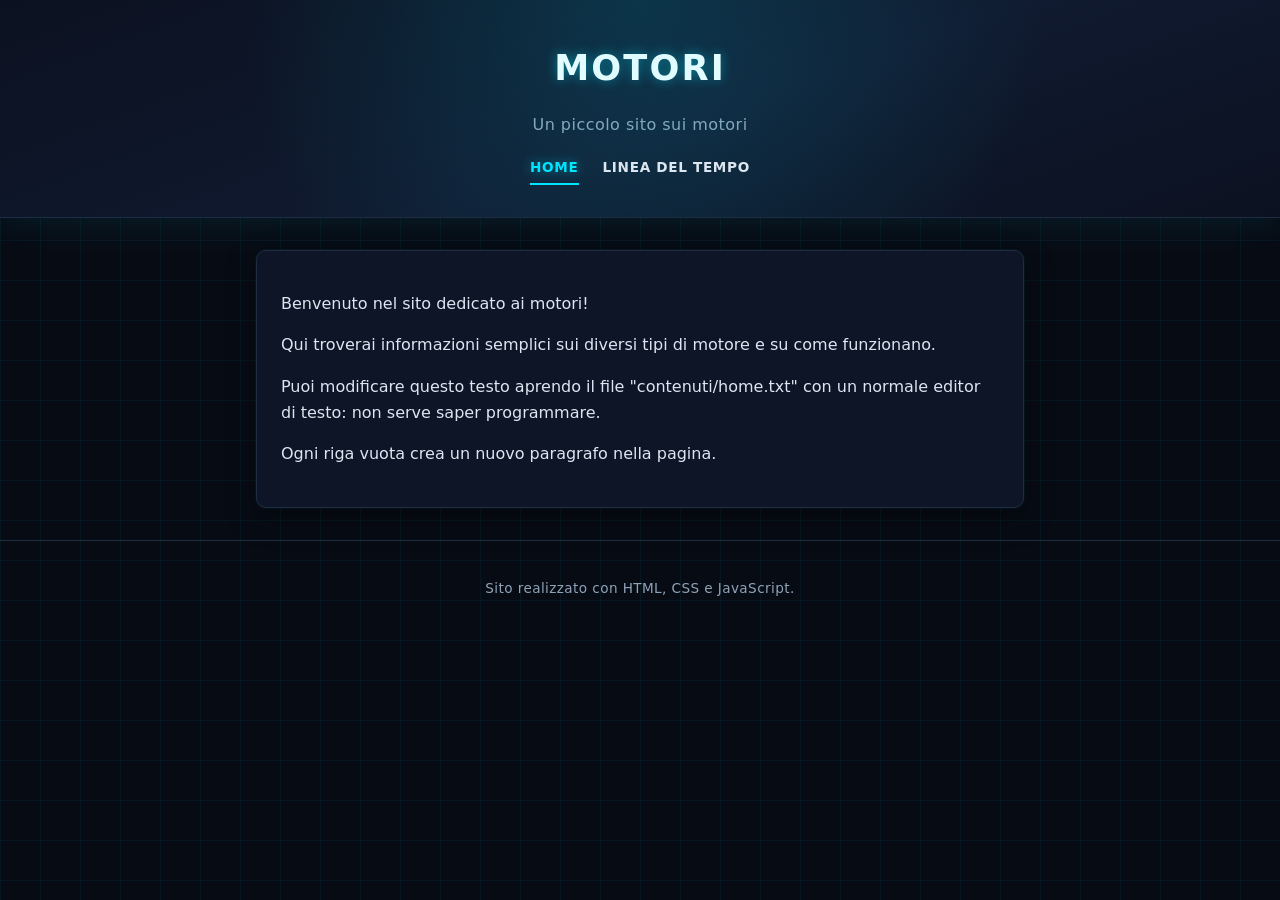
<file: index.html>
<!DOCTYPE html>
<html lang="it">
<head>
  <meta charset="UTF-8">
  <meta name="viewport" content="width=device-width, initial-scale=1.0">
  <title>Motori</title>
  <link rel="stylesheet" href="css/style.css">
</head>
<body>

  <header>
    <h1>Motori</h1>
    <p>Un piccolo sito sui motori</p>
    <nav class="nav-principale">
      <a href="index.html" aria-current="page">Home</a>
      <a href="linea-del-tempo.html">Linea del tempo</a>
    </nav>
  </header>

  <main>
    <section id="contenuto-principale" class="pannello">
      <!-- Il testo qui sotto viene caricato dal file contenuti/home.txt -->
      <p>Caricamento del contenuto...</p>
    </section>
  </main>

  <footer>
    <p>Sito realizzato con HTML, CSS e JavaScript.</p>
  </footer>

  <script src="js/script.js"></script>
</body>
</html>
</file>
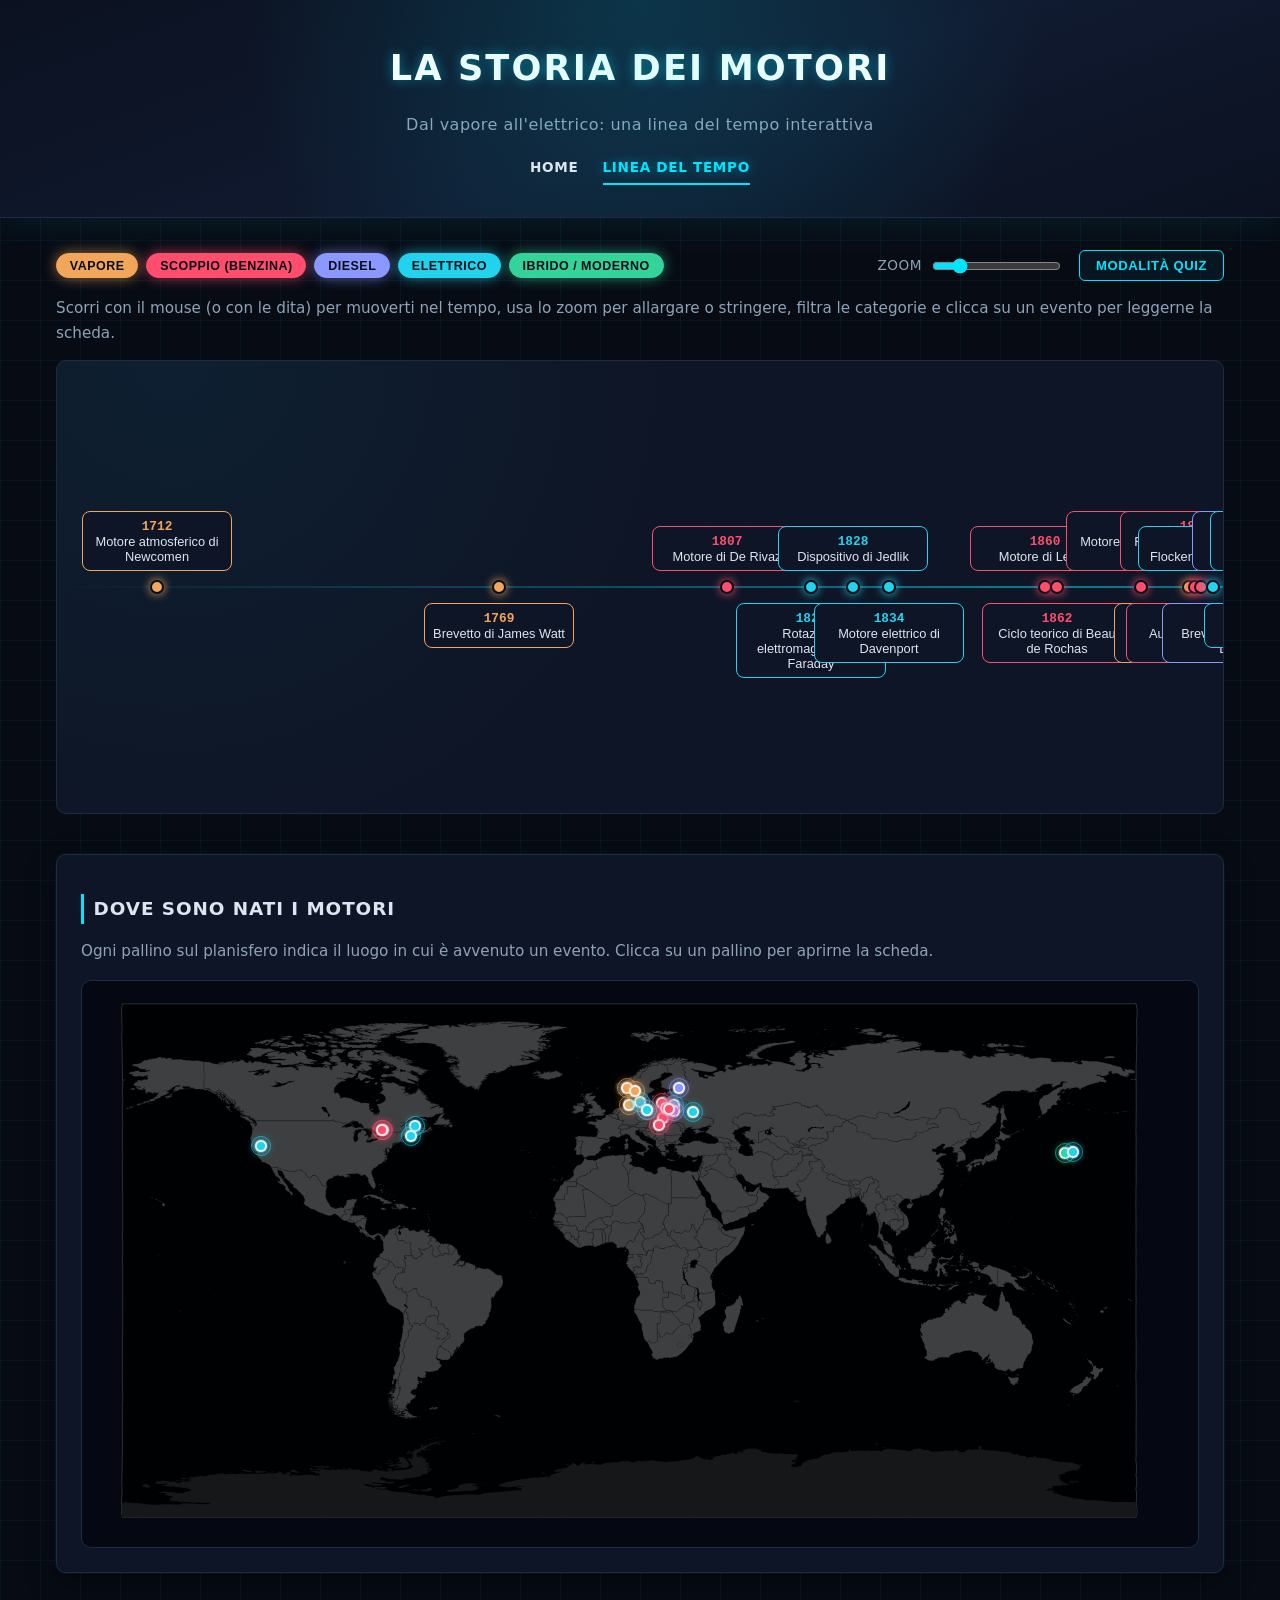
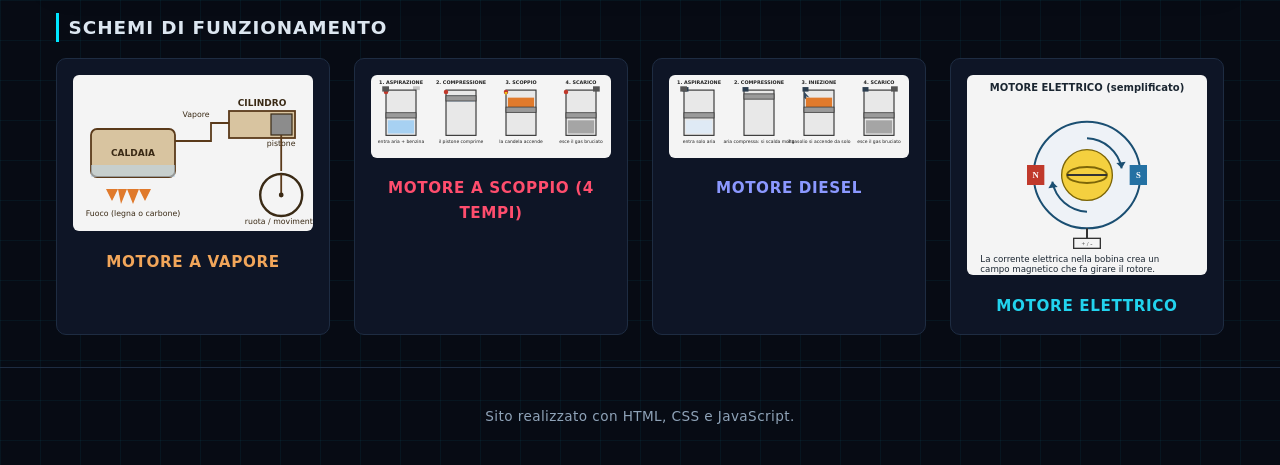
<file: linea-del-tempo.html>
<!DOCTYPE html>
<html lang="it">
<head>
  <meta charset="UTF-8">
  <meta name="viewport" content="width=device-width, initial-scale=1.0">
  <title>Linea del tempo dei motori</title>
  <link rel="stylesheet" href="css/style.css">
  <link rel="stylesheet" href="css/timeline.css">
</head>
<body>

  <header>
    <h1>La storia dei motori</h1>
    <p>Dal vapore all'elettrico: una linea del tempo interattiva</p>
    <nav class="nav-principale">
      <a href="index.html">Home</a>
      <a href="linea-del-tempo.html" aria-current="page">Linea del tempo</a>
    </nav>
  </header>

  <main class="largo">

    <section id="vista-timeline">

      <div class="barra-strumenti">
        <div class="gruppo-filtri" id="filtriCategorie" aria-label="Filtra per categoria">
          <!-- I pulsanti dei filtri vengono creati da JavaScript -->
        </div>

        <div class="gruppo-zoom">
          <label for="zoomRange">Zoom</label>
          <input type="range" id="zoomRange" min="3" max="20" step="1" value="6">
        </div>

        <button id="bottoneQuiz" class="bottone-azione">Modalità quiz</button>
      </div>

      <p class="istruzioni">Scorri con il mouse (o con le dita) per muoverti nel tempo, usa lo zoom per allargare o stringere, filtra le categorie e clicca su un evento per leggerne la scheda.</p>

      <div class="timeline-scroll" id="timelineScroll">
        <div class="timeline-track" id="timelineTrack">
          <div class="linea-centrale"></div>
          <!-- Gli eventi vengono creati da JavaScript -->
        </div>
      </div>

      <div class="mappa-sezione pannello">
        <h2>Dove sono nati i motori</h2>
        <p class="istruzioni">Ogni pallino sul planisfero indica il luogo in cui è avvenuto un evento. Clicca su un pallino per aprirne la scheda.</p>
        <div class="mappa-contenitore">
          <img src="img/mappa-mondo.svg" alt="Planisfero muto" class="mappa-sfondo">
          <div class="mappa-marcatori" id="mappaMarcatori">
            <!-- I marcatori vengono creati da JavaScript -->
          </div>
        </div>
      </div>

      <div class="legenda-schemi">
        <h2>Schemi di funzionamento</h2>
        <div class="griglia-schemi" id="grigliaSchemi">
          <!-- Gli schemi vengono creati da JavaScript -->
        </div>
      </div>

    </section>

    <section id="vista-quiz" class="nascosto">
      <div class="barra-strumenti">
        <button id="bottoneTornaTimeline" class="bottone-azione">← Torna alla linea del tempo</button>
        <button id="bottoneNuovaSerie" class="bottone-azione">Nuova serie di eventi</button>
        <button id="bottoneVerifica" class="bottone-azione bottone-verifica">Verifica ordine</button>
      </div>

      <p class="istruzioni">Trascina le schede qui sotto nelle caselle numerate, mettendole in ordine dalla più antica alla più recente. Gli anni sono nascosti: aiutati con quello che sai sulla storia dei motori!</p>

      <div id="quizPool" class="quiz-pool" aria-label="Eventi da ordinare"></div>

      <div id="quizSlot" class="quiz-slot" aria-label="Ordine cronologico"></div>

      <p id="quizRisultato" class="quiz-risultato" aria-live="polite"></p>
    </section>

  </main>

  <div id="overlayScheda" class="overlay nascosto">
    <div class="scheda-dettaglio" role="dialog" aria-modal="true" aria-labelledby="schedaTitolo">
      <button id="chiudiScheda" class="chiudi-scheda" aria-label="Chiudi">×</button>
      <img id="schedaImmagineStorica" class="scheda-immagine-storica nascosto" alt="">
      <span id="schedaBadge" class="badge-categoria"></span>
      <h2 id="schedaTitolo"></h2>
      <p id="schedaAnno" class="scheda-anno"></p>
      <p id="schedaLuogo" class="scheda-luogo"></p>
      <p id="schedaDescrizione"></p>
      <div id="blocchettoSchema" class="blocco-schema nascosto">
        <h3>Schema di funzionamento</h3>
        <img id="schedaImmagine" class="scheda-immagine" alt="">
      </div>
    </div>
  </div>

  <footer>
    <p>Sito realizzato con HTML, CSS e JavaScript.</p>
  </footer>

  <script src="js/timeline.js"></script>
</body>
</html>
</file>
<file: css/style.css>
:root {
  --colore-testo: #dce6f0;
  --colore-testo-attenuato: #8fa3b8;
  --colore-sfondo: #070b14;
  --colore-pannello: #0e1526;
  --colore-bordo: #1e2c42;
  --colore-accento: #00e5ff;
  --colore-accento-2: #ff2fd0;
  --ombra-neon: 0 0 12px rgba(0, 229, 255, 0.45);
  --font-titoli: system-ui, -apple-system, "Segoe UI", Arial, sans-serif;
  --font-dati: ui-monospace, "Cascadia Code", "Consolas", "SFMono-Regular", monospace;
}

* {
  box-sizing: border-box;
}

body {
  margin: 0;
  font-family: var(--font-titoli);
  color: var(--colore-testo);
  background-color: var(--colore-sfondo);
  background-image:
    linear-gradient(rgba(0, 229, 255, 0.05) 1px, transparent 1px),
    linear-gradient(90deg, rgba(0, 229, 255, 0.05) 1px, transparent 1px);
  background-size: 40px 40px;
  line-height: 1.6;
}

a {
  color: var(--colore-accento);
}

header {
  background: linear-gradient(160deg, #0b1120 0%, #101a30 55%, #0b1120 100%);
  color: white;
  padding: 2.5rem 1rem 2rem;
  text-align: center;
  border-bottom: 1px solid var(--colore-bordo);
  box-shadow: 0 8px 30px rgba(0, 229, 255, 0.08);
  position: relative;
  overflow: hidden;
}

header::before {
  content: "";
  position: absolute;
  inset: 0;
  background: radial-gradient(circle at 50% 0%, rgba(0, 229, 255, 0.15), transparent 60%);
  pointer-events: none;
}

header h1 {
  margin: 0 0 0.5rem 0;
  font-size: 2.2rem;
  letter-spacing: 0.06em;
  text-transform: uppercase;
  text-shadow: var(--ombra-neon);
}

header p {
  color: var(--colore-testo-attenuato);
  letter-spacing: 0.03em;
}

.nav-principale {
  margin-top: 1.2rem;
  display: flex;
  justify-content: center;
  gap: 1.5rem;
  position: relative;
}

.nav-principale a {
  color: var(--colore-testo);
  text-decoration: none;
  font-weight: 600;
  letter-spacing: 0.05em;
  text-transform: uppercase;
  font-size: 0.85rem;
  padding-bottom: 4px;
  border-bottom: 2px solid transparent;
  transition: color 0.2s, border-color 0.2s, text-shadow 0.2s;
}

.nav-principale a:hover,
.nav-principale a[aria-current="page"] {
  color: var(--colore-accento);
  border-bottom-color: var(--colore-accento);
  text-shadow: var(--ombra-neon);
}

main {
  max-width: 800px;
  margin: 0 auto;
  padding: 2rem 1rem;
}

main p {
  color: var(--colore-testo);
}

.pannello {
  background: var(--colore-pannello);
  border: 1px solid var(--colore-bordo);
  border-radius: 10px;
  padding: 1.5rem;
  box-shadow: 0 0 0 1px rgba(0, 229, 255, 0.04), 0 10px 30px rgba(0, 0, 0, 0.35);
}

footer {
  text-align: center;
  padding: 1.5rem 1rem;
  color: var(--colore-testo-attenuato);
  font-size: 0.85rem;
  border-top: 1px solid var(--colore-bordo);
  letter-spacing: 0.03em;
}
</file>
<file: css/timeline.css>
:root {
  --col-vapore: #f2a65a;
  --col-scoppio: #ff4d6d;
  --col-diesel: #8b98ff;
  --col-elettrico: #22d3ee;
  --col-moderno: #34d399;
}

main.largo {
  max-width: 1200px;
}

.nascosto {
  display: none !important;
}

.istruzioni {
  color: var(--colore-testo-attenuato);
  font-size: 0.95rem;
}

h2 {
  text-transform: uppercase;
  letter-spacing: 0.05em;
  font-size: 1.15rem;
  color: var(--colore-testo);
  border-left: 3px solid var(--colore-accento);
  padding-left: 0.6rem;
}

/* --- Barra strumenti --- */

.barra-strumenti {
  display: flex;
  flex-wrap: wrap;
  align-items: center;
  gap: 1rem;
  margin-bottom: 0.5rem;
}

.gruppo-filtri {
  display: flex;
  flex-wrap: wrap;
  gap: 0.5rem;
}

.filtro-categoria {
  border: 1px solid var(--col-cat, #999);
  background: rgba(255, 255, 255, 0.02);
  color: var(--col-cat, #333);
  border-radius: 999px;
  padding: 0.3rem 0.8rem;
  font-size: 0.78rem;
  text-transform: uppercase;
  letter-spacing: 0.04em;
  cursor: pointer;
  font-weight: 600;
  transition: background 0.2s, color 0.2s, box-shadow 0.2s;
}

.filtro-categoria[aria-pressed="true"] {
  background: var(--col-cat, #999);
  color: #0a0e17;
  box-shadow: 0 0 14px color-mix(in srgb, var(--col-cat, #999) 60%, transparent);
}

.gruppo-zoom {
  display: flex;
  align-items: center;
  gap: 0.5rem;
  margin-left: auto;
  color: var(--colore-testo-attenuato);
  font-size: 0.85rem;
  text-transform: uppercase;
  letter-spacing: 0.04em;
}

.gruppo-zoom input[type="range"] {
  accent-color: var(--colore-accento);
}

.bottone-azione {
  border: 1px solid var(--colore-accento);
  background: rgba(0, 229, 255, 0.05);
  color: var(--colore-accento);
  border-radius: 6px;
  padding: 0.45rem 1rem;
  cursor: pointer;
  font-weight: 600;
  font-size: 0.82rem;
  text-transform: uppercase;
  letter-spacing: 0.04em;
  transition: background 0.2s, box-shadow 0.2s, color 0.2s;
}

.bottone-azione:hover {
  background: var(--colore-accento);
  color: #061018;
  box-shadow: var(--ombra-neon);
}

.bottone-verifica {
  border-color: var(--col-moderno);
  color: var(--col-moderno);
  background: rgba(52, 211, 153, 0.06);
}

.bottone-verifica:hover {
  background: var(--col-moderno);
  color: #061018;
  box-shadow: 0 0 12px rgba(52, 211, 153, 0.5);
}

/* --- Linea del tempo --- */

.timeline-scroll {
  overflow-x: auto;
  overflow-y: hidden;
  border: 1px solid var(--colore-bordo);
  border-radius: 10px;
  background: radial-gradient(circle at 10% 0%, rgba(0, 229, 255, 0.05), transparent 45%), var(--colore-pannello);
  padding: 1rem 0;
}

.timeline-track {
  position: relative;
  height: 420px;
  min-width: 100%;
}

.linea-centrale {
  position: absolute;
  top: 50%;
  left: 0;
  right: 0;
  height: 2px;
  background: linear-gradient(90deg, transparent, var(--colore-accento), transparent);
  opacity: 0.5;
  transform: translateY(-50%);
}

.pallino-evento {
  position: absolute;
  top: 50%;
  width: 14px;
  height: 14px;
  border-radius: 50%;
  border: 2px solid var(--colore-sfondo);
  background: var(--col-cat, #999);
  transform: translate(-50%, -50%);
  box-shadow: 0 0 10px var(--col-cat, #999);
  z-index: 2;
}

.scheda-mini {
  position: absolute;
  left: 0;
  width: 150px;
  transform: translateX(-50%);
  background: var(--colore-pannello);
  border: 1px solid var(--col-cat, #999);
  border-radius: 8px;
  padding: 0.4rem 0.5rem;
  font-size: 0.8rem;
  text-align: center;
  cursor: pointer;
  z-index: 1;
  color: var(--colore-testo);
  transition: box-shadow 0.2s, transform 0.2s;
}

.scheda-mini:hover,
.scheda-mini:focus {
  box-shadow: 0 0 14px color-mix(in srgb, var(--col-cat, #999) 55%, transparent);
  outline: none;
}

.scheda-mini.sopra {
  bottom: calc(50% + 16px);
}

.scheda-mini.sopra:hover {
  transform: translate(-50%, -3px);
}

.scheda-mini.sotto {
  top: calc(50% + 16px);
}

.scheda-mini.sotto:hover {
  transform: translate(-50%, 3px);
}

.mini-anno {
  display: block;
  font-weight: bold;
  font-family: var(--font-dati);
  color: var(--col-cat, #333);
}

.mini-titolo {
  display: block;
}

/* Colori per categoria, applicati con classi generate da JavaScript */
.cat-vapore { --col-cat: var(--col-vapore); }
.cat-scoppio { --col-cat: var(--col-scoppio); }
.cat-diesel { --col-cat: var(--col-diesel); }
.cat-elettrico { --col-cat: var(--col-elettrico); }
.cat-moderno { --col-cat: var(--col-moderno); }

/* --- Planisfero --- */

.mappa-sezione {
  margin-top: 2.5rem;
}

.mappa-contenitore {
  position: relative;
  margin-top: 1rem;
  border: 1px solid var(--colore-bordo);
  border-radius: 10px;
  overflow: hidden;
  background: #050813;
}

.mappa-sfondo {
  display: block;
  width: 100%;
  height: auto;
  opacity: 0.85;
  filter: invert(1) hue-rotate(180deg) saturate(0.6) brightness(1.05);
}

.mappa-marcatori {
  position: absolute;
  inset: 0;
}

.marcatore-mappa {
  position: absolute;
  width: 12px;
  height: 12px;
  margin: -6px 0 0 -6px;
  border-radius: 50%;
  background: var(--col-cat, #22d3ee);
  border: 2px solid rgba(255, 255, 255, 0.85);
  box-shadow: 0 0 10px var(--col-cat, #22d3ee), 0 0 2px rgba(255, 255, 255, 0.8);
  cursor: pointer;
  padding: 0;
}

.marcatore-mappa::after {
  content: "";
  position: absolute;
  inset: -6px;
  border-radius: 50%;
  border: 1px solid var(--col-cat, #22d3ee);
  opacity: 0.6;
  animation: pulsazione-marcatore 2.4s ease-out infinite;
}

@keyframes pulsazione-marcatore {
  0% { transform: scale(0.6); opacity: 0.7; }
  100% { transform: scale(2.4); opacity: 0; }
}

.marcatore-mappa:hover,
.marcatore-mappa:focus {
  outline: none;
  transform: scale(1.3);
}

/* --- Schemi di funzionamento --- */

.legenda-schemi {
  margin-top: 2.5rem;
}

.griglia-schemi {
  display: grid;
  grid-template-columns: repeat(auto-fit, minmax(220px, 1fr));
  gap: 1.5rem;
  margin-top: 1rem;
}

.scheda-schema {
  border: 1px solid var(--colore-bordo);
  background: var(--colore-pannello);
  border-radius: 10px;
  padding: 1rem;
  text-align: center;
}

.scheda-schema img {
  max-width: 100%;
  height: auto;
  border-radius: 6px;
  background: #f4f4f4;
}

.scheda-schema h3 {
  margin-top: 0.7rem;
  margin-bottom: 0;
  font-size: 0.95rem;
  text-transform: uppercase;
  letter-spacing: 0.04em;
  color: var(--col-cat, var(--colore-testo));
}

/* --- Scheda di dettaglio (finestra) --- */

.overlay {
  position: fixed;
  inset: 0;
  background: rgba(2, 5, 12, 0.75);
  backdrop-filter: blur(3px);
  display: flex;
  align-items: center;
  justify-content: center;
  padding: 1rem;
  z-index: 10;
}

.scheda-dettaglio {
  background: var(--colore-pannello);
  border: 1px solid var(--col-cat, var(--colore-bordo));
  box-shadow: 0 0 30px color-mix(in srgb, var(--col-cat, #22d3ee) 30%, transparent), 0 20px 50px rgba(0, 0, 0, 0.5);
  border-radius: 12px;
  max-width: 520px;
  width: 100%;
  max-height: 85vh;
  overflow-y: auto;
  padding: 1.5rem;
  position: relative;
  color: var(--colore-testo);
}

.chiudi-scheda {
  position: absolute;
  top: 0.7rem;
  right: 0.9rem;
  border: 1px solid var(--colore-bordo);
  background: rgba(255, 255, 255, 0.03);
  color: var(--colore-testo);
  border-radius: 50%;
  width: 32px;
  height: 32px;
  font-size: 1.3rem;
  line-height: 1;
  cursor: pointer;
}

.chiudi-scheda:hover {
  color: var(--colore-accento);
  border-color: var(--colore-accento);
}

.badge-categoria {
  display: inline-block;
  background: var(--col-cat, #999);
  color: #071018;
  border-radius: 999px;
  padding: 0.2rem 0.7rem;
  font-size: 0.75rem;
  font-weight: 700;
  text-transform: uppercase;
  letter-spacing: 0.05em;
  margin-bottom: 0.6rem;
}

.scheda-anno {
  font-weight: bold;
  font-size: 1.1rem;
  font-family: var(--font-dati);
  color: var(--col-cat, var(--colore-testo));
}

.scheda-immagine-storica {
  width: 100%;
  max-width: 220px;
  height: auto;
  display: block;
  margin: 0.8rem 0;
  border: 1px solid var(--colore-bordo);
  border-radius: 8px;
  float: right;
  margin-left: 1rem;
}

.scheda-luogo {
  color: var(--colore-testo-attenuato);
  font-size: 0.85rem;
  margin-top: -0.4rem;
}

.blocco-schema {
  clear: both;
  margin-top: 1rem;
}

.blocco-schema h3 {
  font-size: 0.8rem;
  text-transform: uppercase;
  letter-spacing: 0.04em;
  color: var(--colore-testo-attenuato);
  margin-bottom: 0.4rem;
}

.scheda-immagine {
  max-width: 100%;
  border: 1px solid var(--colore-bordo);
  border-radius: 6px;
  background: #f4f4f4;
}

/* --- Quiz --- */

.quiz-pool {
  display: flex;
  flex-wrap: wrap;
  gap: 0.8rem;
  min-height: 80px;
  padding: 0.8rem;
  border: 1px dashed var(--colore-bordo);
  border-radius: 10px;
  margin-bottom: 1.5rem;
  background: var(--colore-pannello);
}

.quiz-slot {
  display: flex;
  flex-wrap: wrap;
  gap: 0.8rem;
}

.casella-slot {
  width: 170px;
  min-height: 100px;
  border: 1px dashed var(--colore-bordo);
  border-radius: 10px;
  padding: 0.4rem;
  display: flex;
  flex-direction: column;
  align-items: center;
  justify-content: center;
  position: relative;
  background: rgba(255, 255, 255, 0.015);
}

.casella-slot::before {
  content: attr(data-numero);
  position: absolute;
  top: -12px;
  left: 8px;
  background: var(--colore-sfondo);
  padding: 0 5px;
  font-weight: bold;
  color: var(--colore-accento);
  font-family: var(--font-dati);
  font-size: 0.78rem;
}

.casella-slot.sopra-target {
  border-color: var(--colore-accento);
  box-shadow: inset 0 0 12px rgba(0, 229, 255, 0.15);
}

.carta-evento {
  width: 160px;
  background: var(--colore-pannello);
  border: 1px solid var(--col-cat, #999);
  border-radius: 8px;
  padding: 0.5rem 0.6rem;
  font-size: 0.85rem;
  cursor: grab;
  color: var(--colore-testo);
}

.carta-evento:active {
  cursor: grabbing;
}

.carta-evento.corretta {
  background: rgba(52, 211, 153, 0.1);
  border-color: var(--col-moderno);
  box-shadow: 0 0 10px rgba(52, 211, 153, 0.35);
}

.carta-evento.sbagliata {
  background: rgba(255, 77, 109, 0.1);
  border-color: var(--col-scoppio);
  box-shadow: 0 0 10px rgba(255, 77, 109, 0.35);
}

.quiz-risultato {
  font-weight: 600;
  font-size: 1.05rem;
  margin-top: 1rem;
  color: var(--colore-testo);
}

@media (max-width: 600px) {
  .gruppo-zoom {
    margin-left: 0;
  }

  .scheda-immagine-storica {
    float: none;
    margin: 0 auto 0.8rem;
    max-width: 100%;
  }
}
</file>
